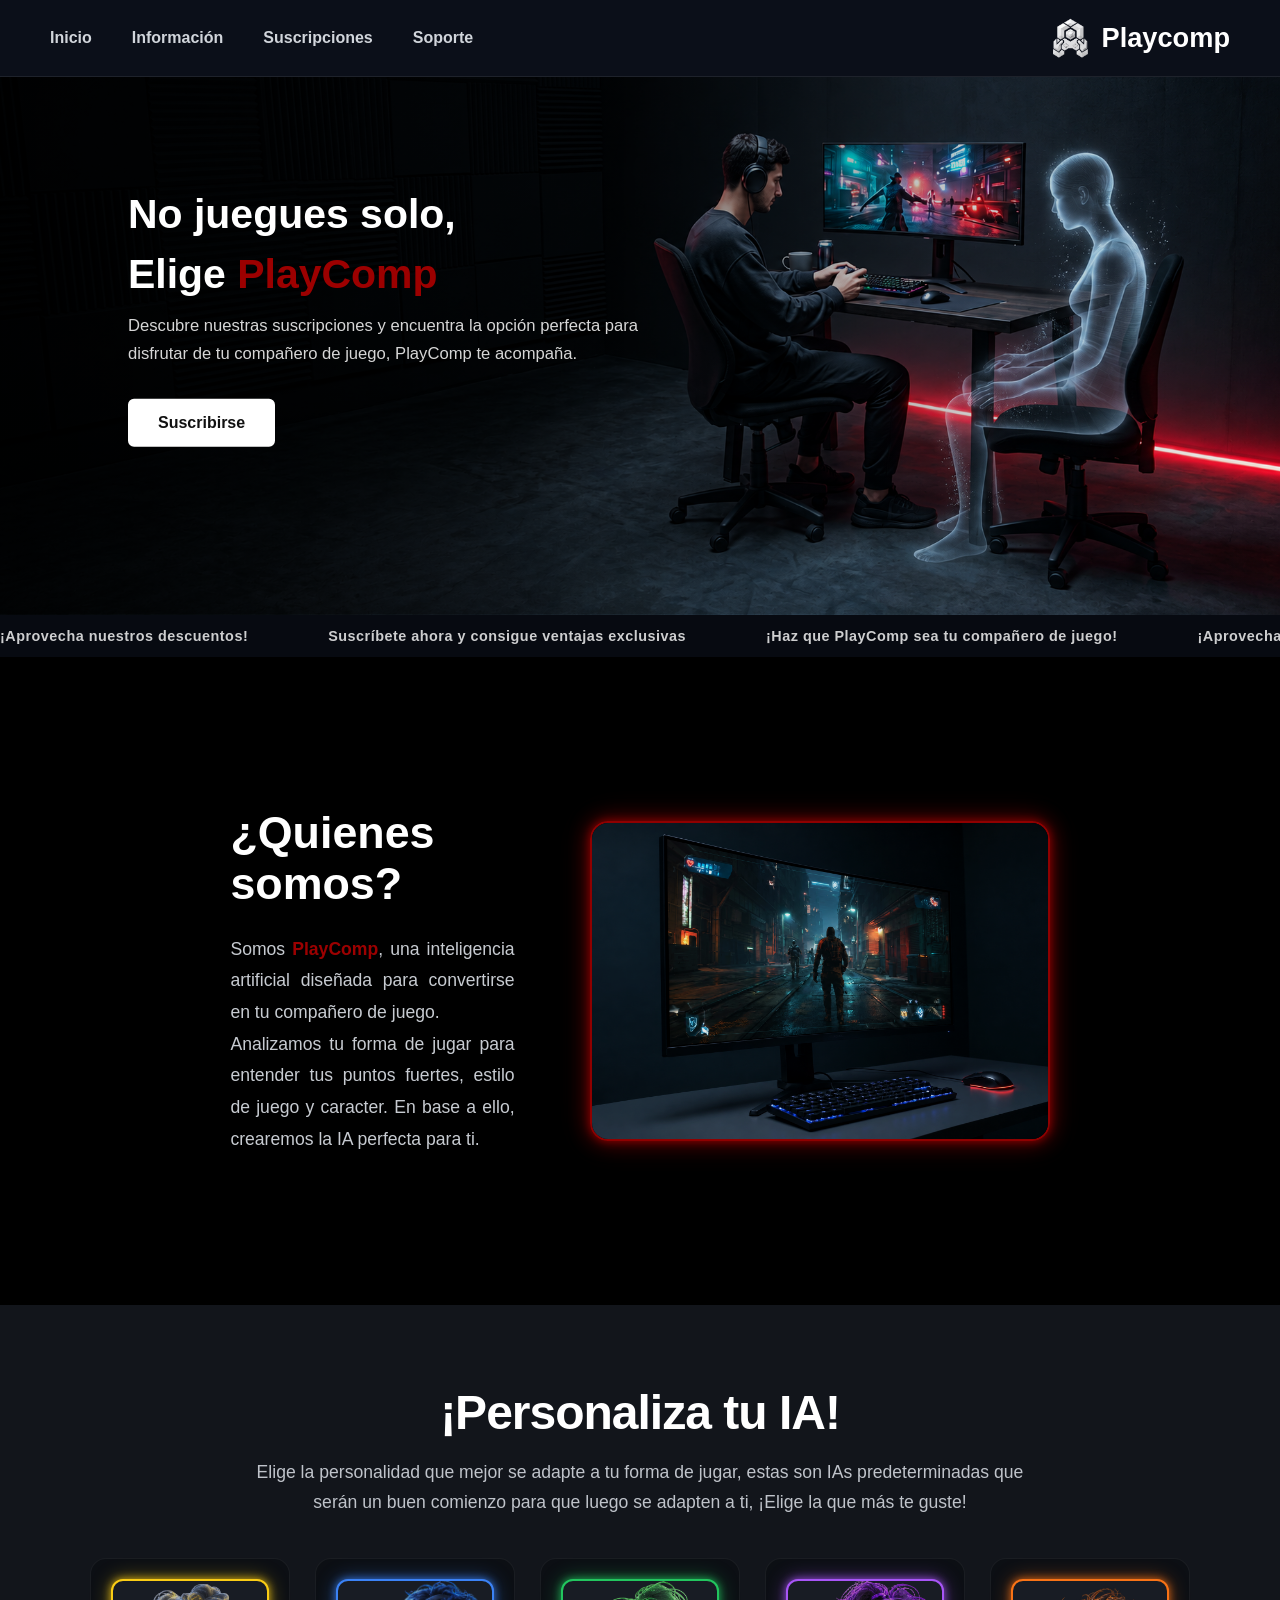
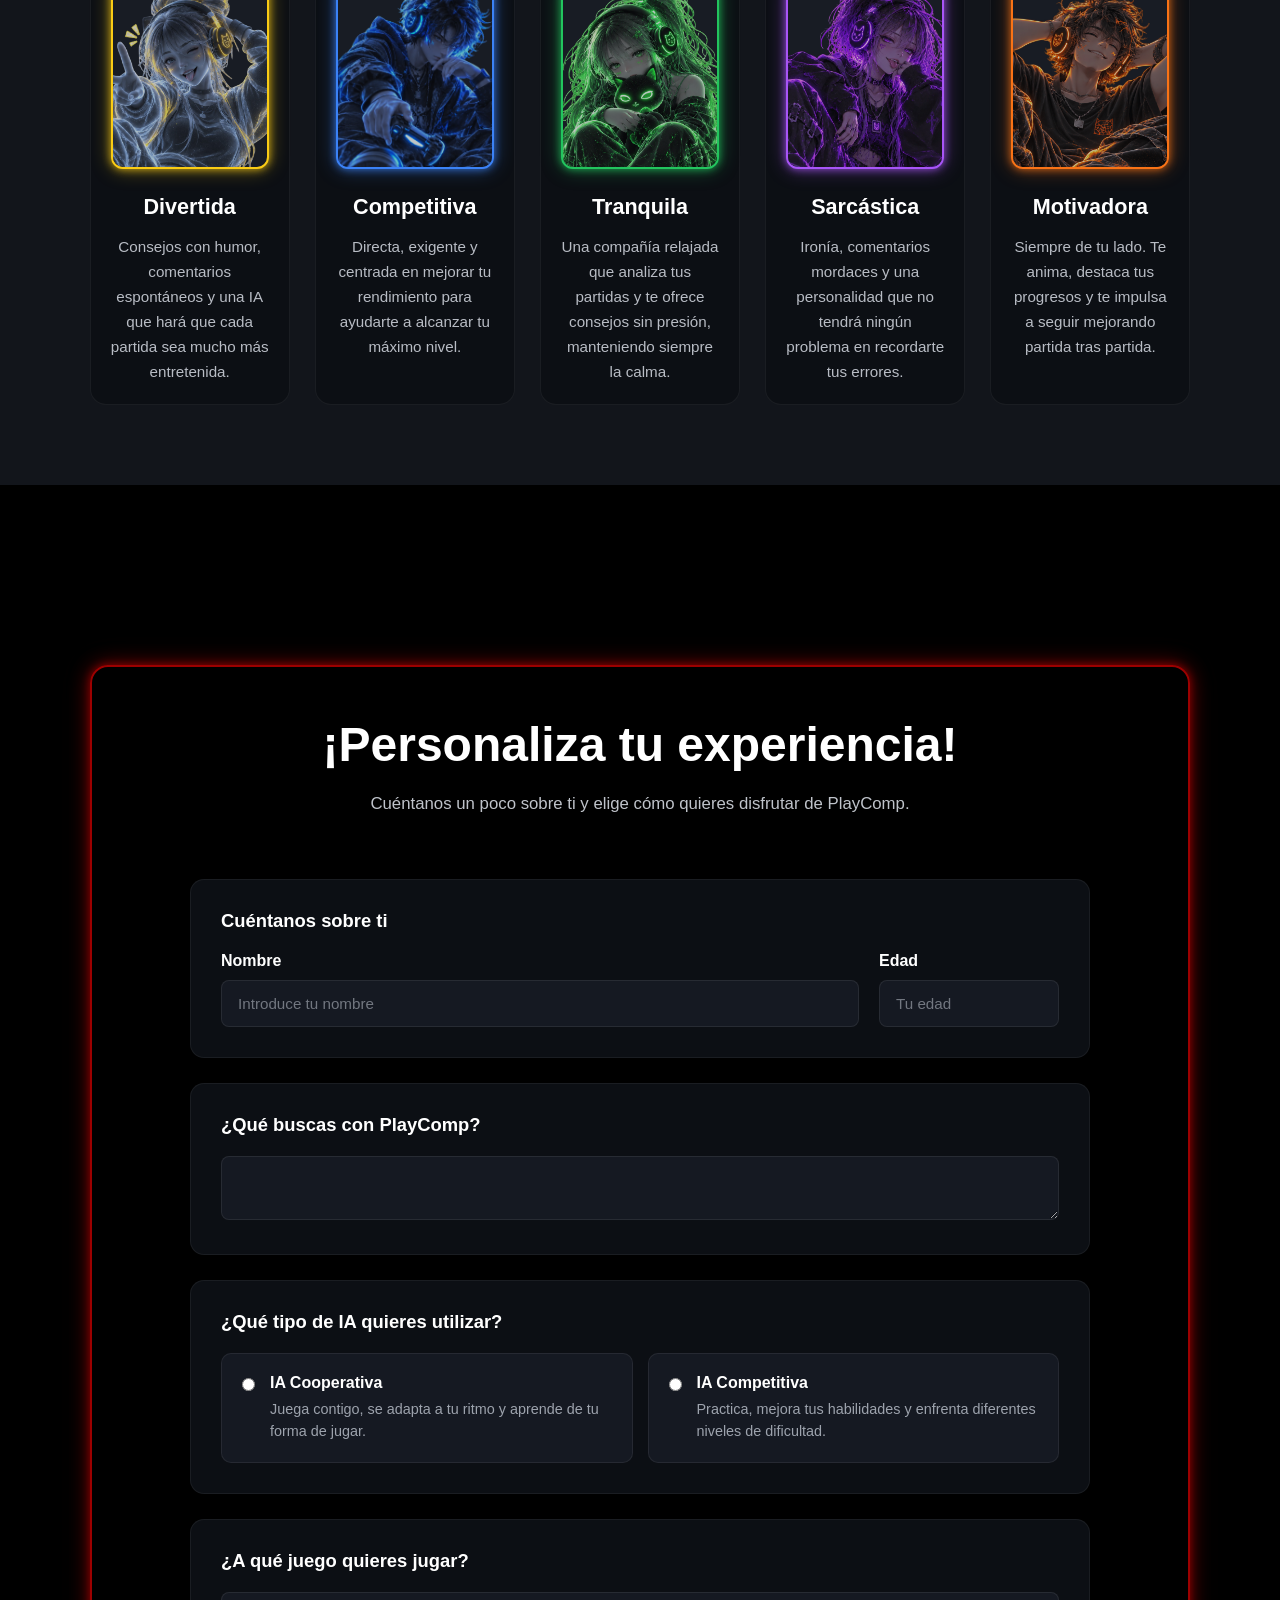
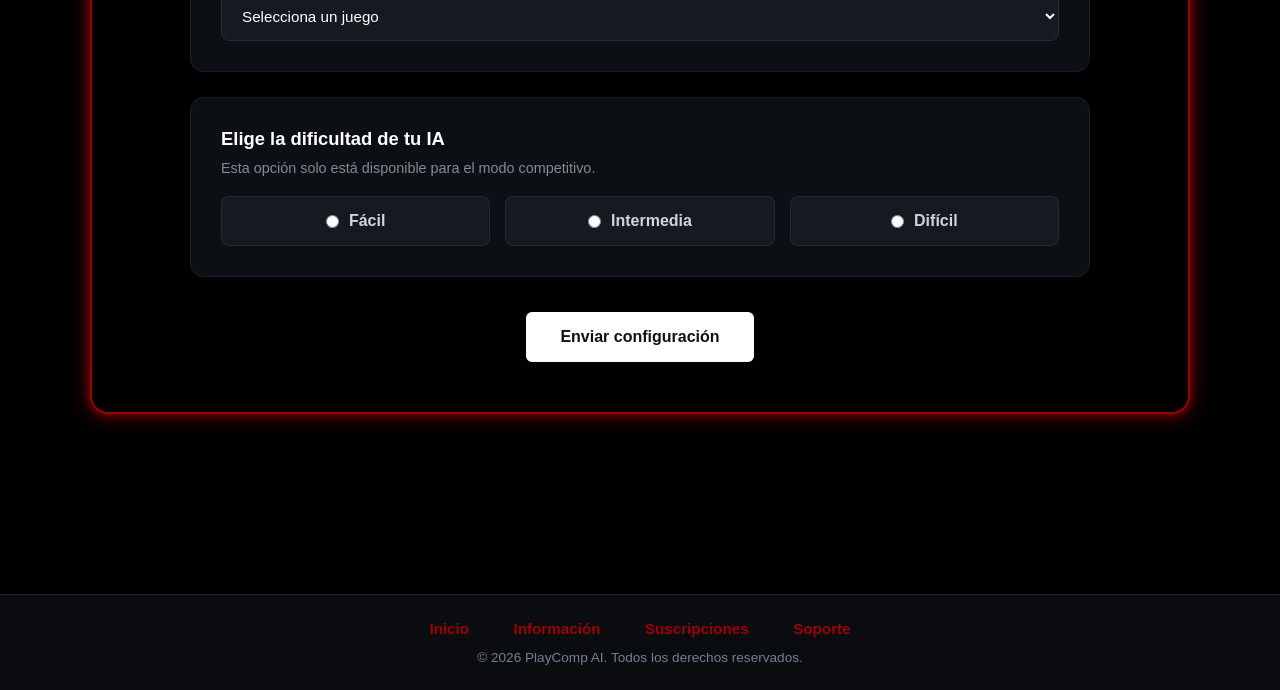
<file: index.html>
<!DOCTYPE html>
<html lang="es">
<head>
    <meta charset="UTF-8">
    <meta name="viewport" content="width=device-width, initial-scale=1.0">
    <link rel="stylesheet" href="reto1web.css">
    <title>PlayComp</title>
</head>
<body>
    <!-- Cabecera con el menú de navegación, el logo y el nombre de la empresa -->
    <header class="header-inicio">
        <div class="header-top">
            <img src="img/logo.png" alt="Logo PlayComp" class="logo-img">
            <h1 class="titulo-principal">Playcomp</h1>
        </div>
        <nav class="menu-nav">
            <a href="index.html">Inicio</a>
            <a href="informacion.html">Información</a>
            <a href="suscripciones.html">Suscripciones</a>
            <a href="soporte.html">Soporte</a>
        </nav>
    </header>

    <!-- Banner principal con imagen de fondo, texto y enlace de suscripción -->
    <section class="banner">
        <div class="banner-imagen"></div>
        <div class="banner-contenido">
            <h1>No juegues solo,</h1>
            <h1>Elige <b>PlayComp</b></h1>
            <p>
                Descubre nuestras suscripciones y encuentra la opción perfecta
                para disfrutar de tu compañero de juego, PlayComp te acompaña.
            </p>
            <a href="#suscripciones" class="banner-boton">
                Suscribirse
            </a>
        </div>
    </section>

    <!-- Barra con los textos de las promociones en movimiento -->
    <div class="barra-promo">
        <div class="promo-track">
            <div class="promo-grupo">
                <span>¡Aprovecha nuestros descuentos!</span>
                <span>Suscríbete ahora y consigue ventajas exclusivas</span>
                <span>¡Haz que PlayComp sea tu compañero de juego!</span>
            </div>
            <!-- Segundo grupo de textos para continuar el desplazamiento de la barra -->
            <div class="promo-grupo">
                <span>¡Aprovecha nuestros descuentos!</span>
                <span>Suscríbete ahora y consigue ventajas exclusivas</span>
                <span>¡Haz que PlayComp AI sea tu compañero de juego!</span>
            </div>
        </div>
    </div>

    <!-- Parte principal de la página donde mostraremos todo el contenido -->
    <main>
        <!-- Sección en la que explicamos quiénes somos -->
        <section class="seccion-quesomos">
            <div class="quesomos-texto">
                <h1>¿Quienes somos?</h1>
                <p>Somos <b>PlayComp</b>, una inteligencia artificial diseñada para 
                    convertirse en tu compañero de juego.
                </p> 
                <p>Analizamos tu forma de jugar para entender tus puntos fuertes, 
                    estilo de juego y caracter. En base a ello, crearemos la IA
                    perfecta para ti. 
                </p>
            </div>
            <img class="section-quesomos-img" src="img/img_quesomos.png" alt="Pantalla de Ordenador">
        </section>

        <!-- Aquí mostramos las IAs predeterminadas que tenemos -->
        <section class="personaliza-ia">
            <div class="personaliza-titulo">
                <h2>¡Personaliza tu IA!</h2>
                <p>
                    Elige la personalidad que mejor se adapte a tu forma de jugar,
                    estas son IAs predeterminadas que serán un buen comienzo para que
                    luego se adapten a ti, ¡Elige la que más te guste!
                </p>
            </div>
            <!-- Estas son las "tarjetas" de sus personalidades -->
            <div class="personalidades">
                <!-- Divertida -->
                <div class="personalidad-card divertido">
                    <div class="personalidad-img">
                        <img src="img/divertido.png" alt="IA divertida">
                    </div>
                    <h3>Divertida</h3>
                    <p>
                        Consejos con humor, comentarios espontáneos y una IA
                        que hará que cada partida sea mucho más entretenida.
                    </p>
                </div>

                <!-- Competitiva -->
                <div class="personalidad-card competitivo">
                    <div class="personalidad-img">
                        <img src="img/competitivo.png" alt="IA competitiva">
                    </div>
                    <h3>Competitiva</h3>
                    <p>
                        Directa, exigente y centrada en mejorar tu rendimiento
                        para ayudarte a alcanzar tu máximo nivel.
                    </p>
                </div>

                <!-- Tranquila -->
                <div class="personalidad-card tranquilo">
                    <div class="personalidad-img">
                        <img src="img/tranquilo.png" alt="IA tranquila">
                    </div>
                    <h3>Tranquila</h3>
                    <p>
                        Una compañía relajada que analiza tus partidas y te ofrece
                        consejos sin presión, manteniendo siempre la calma.
                    </p>
                </div>

                <!-- Sarcástica -->
                <div class="personalidad-card sarcastico">
                    <div class="personalidad-img">
                        <img src="img/sarcastico.png" alt="IA sarcástica">
                    </div>
                    <h3>Sarcástica</h3>
                    <p>
                        Ironía, comentarios mordaces y una personalidad que no
                        tendrá ningún problema en recordarte tus errores.
                    </p>
                </div>

                <!-- Motivadora -->
                <div class="personalidad-card motivador">
                    <div class="personalidad-img">
                        <img src="img/motivador.png" alt="IA motivadora">
                    </div>
                    <h3>Motivadora</h3>
                    <p>
                        Siempre de tu lado. Te anima, destaca tus progresos y te
                        impulsa a seguir mejorando partida tras partida.
                    </p>
                </div>
            </div>
        </section>
        
        <!-- Cuestionario con los datos y las preferencias del usuario -->
        <section class="configuracion-ia">
            <div class="configuracion-superior">
                <h2>¡Personaliza tu experiencia!</h2>
                <p>
                    Cuéntanos un poco sobre ti y elige cómo quieres disfrutar
                    de PlayComp.
                </p>
            </div>
            <form id="formulario-playcomp">
                <!-- Datos del usuario -->
                <div class="formulario-bloque">
                    <h3>Cuéntanos sobre ti</h3>
                    <div class="formulario-grid">
                        <div class="formulario-campo">
                            <label for="nombre">Nombre</label>
                            <input
                                type="text"
                                id="nombre"
                                name="nombre"
                                placeholder="Introduce tu nombre"
                                required>
                        </div>
                            <div class="formulario-campo">
                                <label for="edad">Edad</label>
                                <input
                                    type="number"
                                    id="edad"
                                    name="edad"
                                    placeholder="Tu edad"
                                    min="1"
                                    max="120"
                                    required>
                            </div>
                        </div>
                </div>

                <!-- Objetivo del usuario -->
                <div class="formulario-bloque">
                    <h3>¿Qué buscas con PlayComp?</h3>
                    <textarea
                        id="objetivos"
                        name="objetivos"
                        placeholder="Cuéntanos qué esperas de tu IA..."
                        required>
                    </textarea>
                </div>

                <!-- Tipo de IA que busca -->
                <div class="formulario-bloque">
                    <h3>¿Qué tipo de IA quieres utilizar?</h3>
                    <div class="tipo-ia">
                        <label class="opcion-ia">
                            <input
                                type="radio"
                                name="tipoIA"
                                value="cooperativa"
                                required>
                            <span class="opcion-contenido">
                                <span class="opcion-titulo">
                                    IA Cooperativa
                                </span>
                                <span class="opcion-descripcion">
                                    Juega contigo, se adapta a tu ritmo
                                    y aprende de tu forma de jugar.
                                </span>
                            </span>
                        </label>
                        <label class="opcion-ia">
                            <input
                                type="radio"
                                name="tipoIA"
                                value="competitiva">
                            <span class="opcion-contenido">
                                <span class="opcion-titulo">
                                    IA Competitiva
                                </span>
                                <span class="opcion-descripcion">
                                    Practica, mejora tus habilidades y
                                    enfrenta diferentes niveles de dificultad.
                                </span>
                            </span>
                        </label>
                    </div>
                </div>

                <!-- Juego que le gustaría -->
                <div class="formulario-bloque">
                    <h3>¿A qué juego quieres jugar?</h3>
                    <select id="juego" name="juego" required>
                        <option value="">Selecciona un juego</option>
                        <option value="Valorant">Valorant</option>
                        <option value="CS2">CS2</option>
                        <option value="Fortnite">Fortnite</option>
                        <option value="Rocket League">Rocket League</option>
                        <option value="It takes two">It Takes Two</option>
                        <option value="Helldivers 2">Helldivers 2</option>
                        <option value="Overcooked 2">Overcooked 2</option>
                    </select>
                </div>

                <!-- Dificultad del juego -->
                <div class="formulario-bloque dificultad-bloque" id="dificultadBloque">
                    <h3>Elige la dificultad de tu IA</h3>
                    <p class="ayuda-dificultad">
                        Esta opción solo está disponible para el modo competitivo.
                    </p>
                    <div class="dificultades">
                        <label class="dificultad">
                            <input
                                type="radio"
                                name="dificultad"
                                value="facil">
                            <span>Fácil</span>
                        </label>
                        <label class="dificultad">
                            <input
                                type="radio"
                                name="dificultad"
                                value="intermedia">
                            <span>Intermedia</span>
                        </label>
                        <label class="dificultad">
                            <input
                                type="radio"
                                name="dificultad"
                                value="dificil">
                            <span>Difícil</span>
                        </label>
                    </div>
                </div>
                
                <!-- Botón para enviar el formulario una vez contestadas las preguntas -->
                <button type="submit" class="configuracion-boton">
                    Enviar configuración
                </button>
            </form>
        </section>

    </main>

    <footer>
        <div class="footer-links">
            <a href="reto1web.html">Inicio</a>
            <a href="informacion.html">Información</a>
            <a href="suscripciones.html">Suscripciones</a>
            <a href="soporte.html">Soporte</a>
        </div>
        <p>&copy; 2026 PlayComp AI. Todos los derechos reservados.</p>
    </footer>
</body>
</html>
</file>
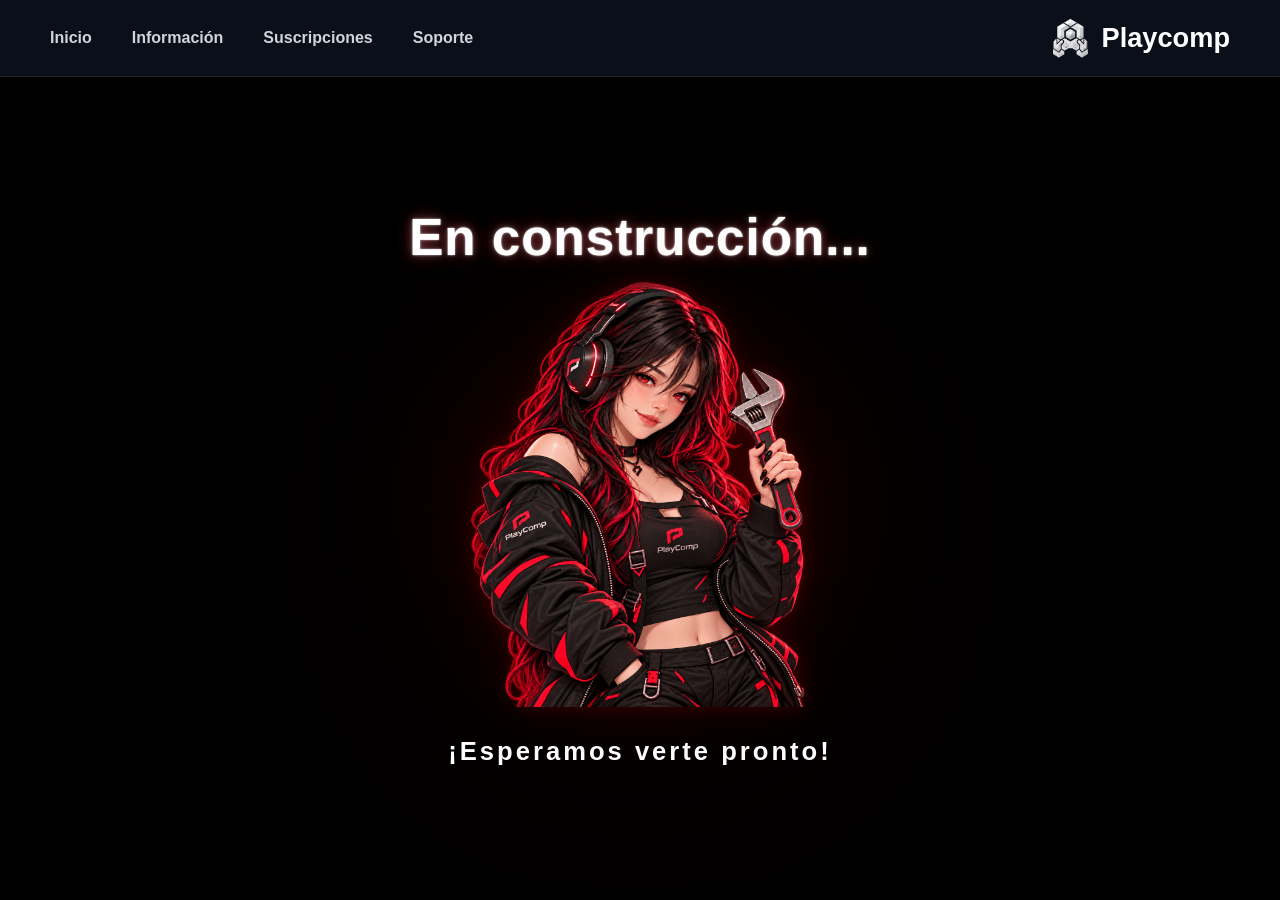
<file: informacion.html>
<!DOCTYPE html>
<html lang="en">
<head>
    <meta charset="UTF-8">
    <meta name="viewport" content="width=device-width, initial-scale=1.0">
    <title>Informacion</title>
    <link rel="stylesheet" href="reto1web.css">
</head>
<body>
    <!-- Parte de arriba, menú desplegable -->
    <!-- Dentro de este, estará la imagen del logo -->
    <header class="header-inicio">
        <div class="header-top">
            <img src="img/logo.png" alt="Logo PlayComp" class="logo-img">
            <h1 class="titulo-principal">Playcomp</h1>
        </div>
        <nav class="menu-nav">
            <a href="index.html">Inicio</a>
            <a href="informacion.html">Información</a>
            <a href="suscripciones.html">Suscripciones</a>
            <a href="soporte.html">Soporte</a>
        </nav>
    </header>
    <!-- Div que almacena la imágen y el texto -->
    <div class="en-construccion">
        <h1>En construcción<span>...</span></h1>
        <div class="avatar-container">
            <img class="avatar" src="img/avatar.png" alt="Avatar PlayComp">
        </div>
        <h2>¡Esperamos verte pronto!</h2>
    </div>
</section>
</body>
</html>
</file>
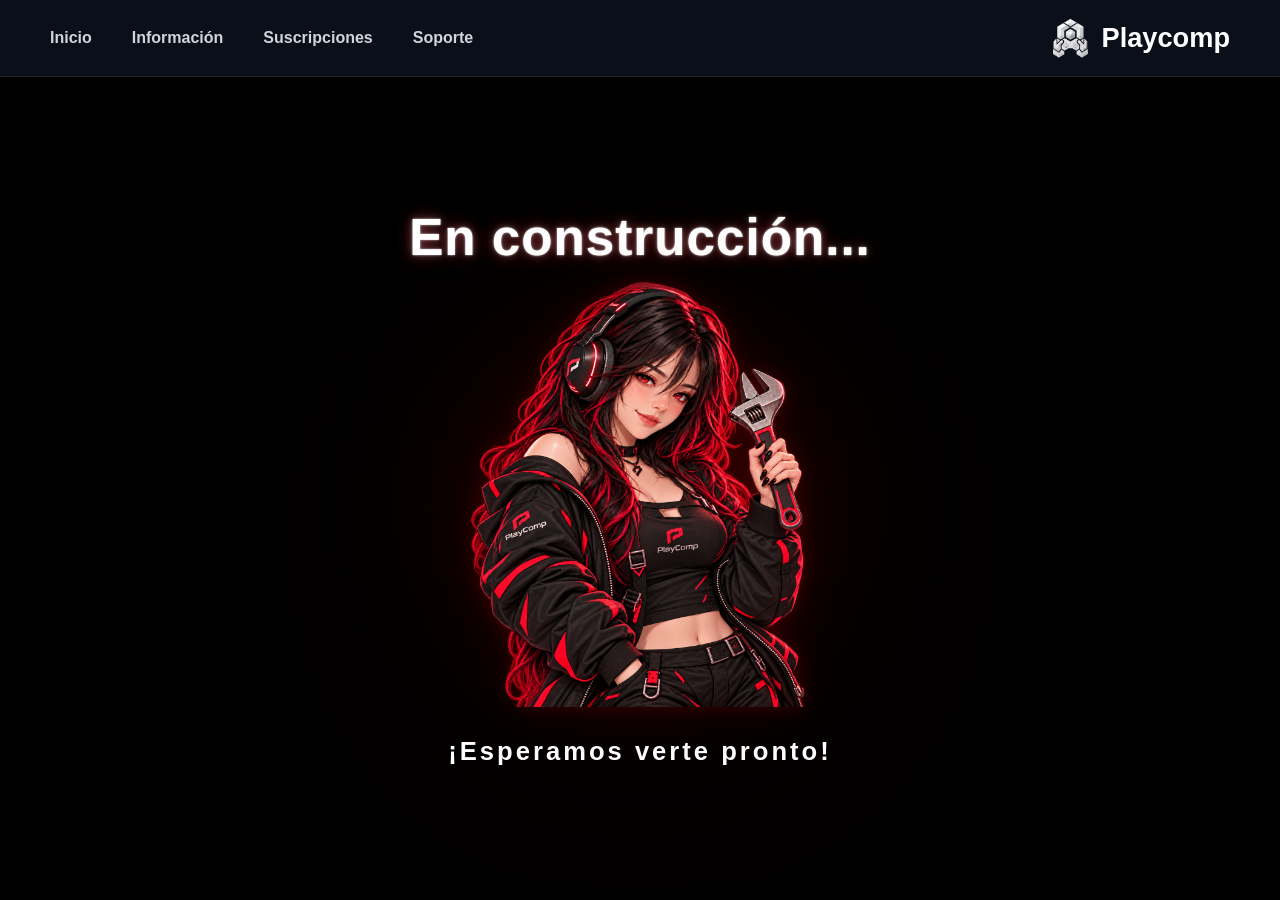
<file: soporte.html>
<!DOCTYPE html>
<html lang="en">
<head>
    <meta charset="UTF-8">
    <meta name="viewport" content="width=device-width, initial-scale=1.0">
    <title>Soporte</title>
    <link rel="stylesheet" href="reto1web.css">
</head>
<body>
    <!-- Parte de arriba, menú desplegable -->
    <!-- Dentro de este, estará la imagen del logo -->
    <header class="header-inicio">
        <div class="header-top">
            <img src="img/logo.png" alt="Logo PlayComp" class="logo-img">
            <h1 class="titulo-principal">Playcomp</h1>
        </div>
        <nav class="menu-nav">
            <a href="index.html">Inicio</a>
            <a href="informacion.html">Información</a>
            <a href="suscripciones.html">Suscripciones</a>
            <a href="soporte.html">Soporte</a>
        </nav>
    </header>
    <!-- Div que almacena la imágen y el texto -->
    <div class="en-construccion">
        <h1>En construcción<span>...</span></h1>
        <div class="avatar-container">
            <img class="avatar" src="img/avatar.png" alt="Avatar PlayComp">
        </div>
        <h2>¡Esperamos verte pronto!</h2>
    </div>
</section>
</body>
</html>
</file>
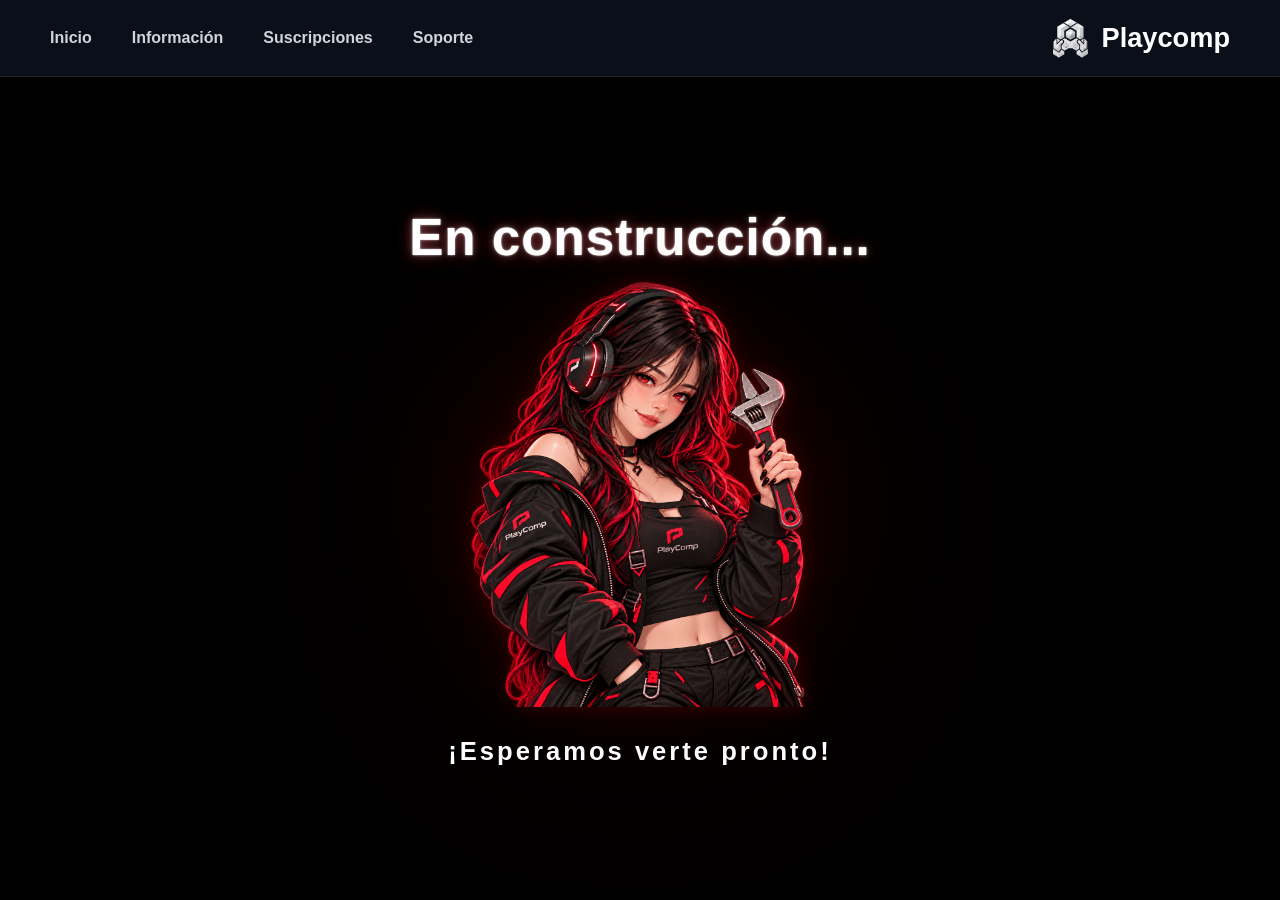
<file: suscripciones.html>
<!DOCTYPE html>
<html lang="en">
<head>
    <meta charset="UTF-8">
    <meta name="viewport" content="width=device-width, initial-scale=1.0">
    <title>Suscripciones</title>
    <link rel="stylesheet" href="reto1web.css">
</head>
<body>
    <!-- Parte de arriba, menú desplegable -->
    <!-- Dentro de este, estará la imagen del logo -->
    <header class="header-inicio">
        <div class="header-top">
            <img src="img/logo.png" alt="Logo PlayComp" class="logo-img">
            <h1 class="titulo-principal">Playcomp</h1>
        </div>
        <nav class="menu-nav">
            <a href="index.html">Inicio</a>
            <a href="informacion.html">Información</a>
            <a href="suscripciones.html">Suscripciones</a>
            <a href="soporte.html">Soporte</a>
        </nav>
    </header>
    <!-- Div que almacena la imágen y el texto -->
    <div class="en-construccion">
        <h1>En construcción<span>...</span></h1>
        <div class="avatar-container">
            <img class="avatar" src="img/avatar.png" alt="Avatar PlayComp">
        </div>
        <h2>¡Esperamos verte pronto!</h2>
    </div>
</section>
</body>
</html>
</file>
<file: reto1web.css>
* {
    margin: 0;
    padding: 0;
    box-sizing: border-box;
    font-family: Arial, sans-serif;
}

/* Cuerpo entero de la página */
body {
    background-color: #000000;
    color: #ffffff;
    overflow-x: hidden;
}

/* Cabecera: menú a la izquierda y logo a la derecha */
.header-inicio {
    display: flex;
    align-items: center;
    justify-content: space-between;
    width: 100%;
    padding: 18px 50px;
    background-color: #0B0F19;
    border-bottom: 1px solid rgba(255, 255, 255, 0.08);
    position: relative;
    z-index: 10;
}

/* Contenedor del logo y el nombre de la empresa */
.header-top {
    display: flex;
    align-items: center;
    gap: 12px;
    order: 2;
}

/* Imagen del logo */
.logo-img {
    height: 40px;
    width: auto;
}

/* Nombre de la empresa */
.titulo-principal {
    font-size: 1.7rem;
    margin: 0;
    color: #ffffff;
    font-weight: 700;
}

/* Menu superior */
.menu-nav {
    display: flex;
    align-items: center;
    gap: 40px;
    order: 1;
}

/* Enlaces header */
.menu-nav a {
    color: #d1d5db;
    text-decoration: none;
    font-size: 1rem;
    transition: color 0.3s ease;
    font-weight: 600;
}

/* Color de los enlaces del menú al pasar el ratón */
.menu-nav a:hover {
    color: red;
}

/* ==============================
   BANNER PRINCIPAL
   Imagen de fondo, título y botón
   ============================== */
.banner {
    position: relative;
    width: 100%;
    height: clamp(480px, 42vw, 600px);
    overflow: hidden;
}

/* El degradado oscurece la imagen. cover llena el banner sin deformarla,
   recortando los bordes que no quepan y manteniendo el centro visible. */
.banner-imagen {
    position: absolute;
    inset: 0;  
    background-image:
        linear-gradient(
            to right,
            rgba(0, 0, 0, 0.85) 0%,
            rgba(0, 0, 0, 0.60) 40%,
            rgba(0, 0, 0, 0.20) 75%,
            rgba(0, 0, 0, 0.05) 100%
        ),
        url("img/banner.png");

    background-size: cover;
    background-position: center;
    background-repeat: no-repeat;
}

/* Contenido encima de la imagen */
.banner-contenido {
    position: absolute;
    z-index: 2;
    top: 45%;
    left: 10%;
    transform: translateY(-50%);
    width: 40%;
    max-width: 600px;
    color: white;
}

/* Título banner */
.banner-contenido h1 {
    font-size: clamp(2rem, 3.2vw, 3.2rem);
    font-weight: 700;
    margin: 0 0 15px;
    line-height: 1.1;
}

/* Descripción después del título*/
.banner-contenido p {
    width: 100%;
    font-size: clamp(0.95rem, 1.3vw, 1.1rem);
    line-height: 1.7;
    margin: 0 0 30px;
    color: #d6d6d6;
}

/* Rojo del logo de PlayComp */
.banner-contenido b {
    color: #9c0000;
}

/* Botón en el banner (Suscribirse)*/
.banner-boton {
    display: inline-block;
    padding: 13px 28px;
    background-color: white;
    color: #111;
    text-decoration: none;
    font-weight: 600;
    border-radius: 6px;
    border: 2px solid white;
    transition: all 0.3s ease;
}

/* Al pasar el ratón, ambos botones cambian a rojo y muestran un resplandor. */
.banner-boton:hover,
.configuracion-boton:hover {
    background-color: #9c0000;
    border-color: #9c0000;
    color: white;
    box-shadow:
        0 0 10px rgba(156, 0, 0, 0.7),
        0 0 25px rgba(156, 0, 0, 0.35);
    transform: translateY(-2px);
}

/* Banner en tablets y móviles: conserva su altura mínima y puede crecer
   si el texto necesita más espacio. El contenido queda centrado en vertical. */
@media (max-width: 768px) {

    .banner {
        min-height: 540px;
        height: auto;
        padding: 40px 0;
        display: flex;
        flex-direction: column;
        justify-content: center;
    }

    .banner-contenido {
        position: relative;
        transform: none;
        left: 6%;
        width: 88%;
        max-width: none;
        top: auto;
    }
}

/* En móviles mantenemos la altura y los márgenes laterales originales. */
@media (max-width: 480px) {
    .banner {
        min-height: 560px;
    }

    .banner-contenido {
        left: 5%;
        width: 90%;
    }
}

/* Barra promocional */
.barra-promo {
    width: 100%;
    height: 42px;
    background-color: rgba(11, 15, 25, 0.70);
    color: white;
    overflow: hidden;
    display: flex;
    align-items: center;
    white-space: nowrap;
}

/* Contenedor que se desplaza */
.promo-track {
    display: flex;
    width: max-content;
    animation: moverTexto 18s linear infinite;
}

/* Cada bloque de texto */
.promo-grupo {
    display: flex;
    align-items: center;
    gap: 80px;
    padding-right: 80px;
}

/* Texto dentro */
.promo-grupo span {
    font-size: 0.9rem;
    font-weight: 700;
    letter-spacing: 0.5px;
    color: white;
    opacity: 0.8;
}

/* Movimiento continuo de los textos de la barra promocional */
@keyframes moverTexto {
    from {
        transform: translateX(0);
    }

    to {
        transform: translateX(-50%);
    }
}

/* Sección ¿Quienes somos? */
.seccion-quesomos {
    width: 100%;
    padding: 150px 18%;
    display: flex;
    align-items: center;
    justify-content: space-between;
    gap: 75px;
    color: #ffffff;
}

/* Texto de quesomos */
.quesomos-texto {
    flex: 1;
    max-width: 600px;
    text-align: justify;
}

/* Título de quesomos */
.quesomos-texto h1 {
    margin: 0 0 25px;
    font-size: 2.8rem;
    font-weight: 700;
    color: #ffffff;
}

/* Texto de descripción de quesomos */
.quesomos-texto p {
    margin: 0;
    font-size: 1.1rem;
    line-height: 1.8;
    color: #c7cbd1;
}

/* Nombre de PlayComp destacado en rojo */
.quesomos-texto b {
    color: #9c0000;
}

/* Imagen de quesomos */
.section-quesomos-img {
    width: 460px;
    height: 320px;
    border-radius: 18px;
    opacity: 0.92;
    border: 2px solid #9c0000;
    box-shadow:
        0 0 8px rgba(156, 0, 0, 0.9),
        0 0 20px rgba(156, 0, 0, 0.6),
        0 0 35px rgba(156, 0, 0, 0.35);
}

/* Personaliza tu IA */
.personaliza-ia {
    width: 100%;
    padding: 80px 7%;
    background-color: #12151b;
    color: white;
    margin-bottom: 100px;
}

/* Sección de personaliza tu ia */
.personaliza-titulo {
    text-align: center;
    max-width: 800px;
    margin: 0 auto 40px;
}

/* Subtítulo de personaliza tu IA */
.personaliza-titulo h2 {
    margin: 0 0 18px;

    font-size: 3rem;
    font-weight: 700;
    letter-spacing: -1px;
}

/*Descripción de personaliza a tu IA*/
.personaliza-titulo p {
    margin: 0;
    color: #bfc3ca;
    font-size: 1.1rem;
    line-height: 1.7;
}

/*Contenedor de personalidades*/
.personalidades {
    display: grid;
    grid-template-columns: repeat(5, 1fr);
    gap: 25px;
    max-width: 1500px;
    margin: 0 auto;
}

/*Tarjeta de personalidades*/
.personalidad-card {
    padding: 20px;
    background-color: #0c0f14;
    border-radius: 16px;
    text-align: center;
    transition:
        transform 0.3s ease,
        box-shadow 0.3s ease;
    border: 1px solid rgba(255, 255, 255, 0.06);
}

/* Efecto al pasar el ratón */
.personalidad-card:hover {
    transform: translateY(-8px);
}

/* Imagen de las personalidades caja */
.personalidad-img {
    width: 100%;
    height: 190px;
    margin-bottom: 25px;
    border-radius: 12px;
    overflow: hidden;
    background-color: #181c24;
    display: flex;
    align-items: center;
    justify-content: center;
}

/* Imagen directamente de la personalidades*/
.personalidad-img img {
    width: 100%;
    height: 100%;
    object-fit: cover;
    display: block;
    opacity: 75%;
}

/* Colores de cada personalidad*/
/* Divertido de amarillo */
.divertido .personalidad-img {
    border: 2px solid #facc15;
    box-shadow:
        0 0 8px rgba(250, 204, 21, 0.8),
        0 0 20px rgba(250, 204, 21, 0.4);
}
/* Efecto al pasar el ratón */
.divertido:hover {
    box-shadow:
        0 0 15px rgba(250, 204, 21, 0.15);
}

/* Competitivo de azul */
.competitivo .personalidad-img {
    border: 2px solid #3b82f6;
    box-shadow:
        0 0 8px rgba(59, 130, 246, 0.8),
        0 0 20px rgba(59, 130, 246, 0.4);
}
/* Efecto al pasar el ratón */
.competitivo:hover {
    box-shadow:
        0 0 15px rgba(59, 130, 246, 0.15);
}

/* Tranquilo de verde */
.tranquilo .personalidad-img {
    border: 2px solid #22c55e;

    box-shadow:
        0 0 8px rgba(34, 197, 94, 0.8),
        0 0 20px rgba(34, 197, 94, 0.4);
}
/* Efecto al pasar el ratón */
.tranquilo:hover {
    box-shadow:
        0 0 15px rgba(34, 197, 94, 0.15);
}

/* Sarcastico de morado */
.sarcastico .personalidad-img {
    border: 2px solid #a855f7;
    box-shadow:
        0 0 8px rgba(168, 85, 247, 0.8),
        0 0 20px rgba(168, 85, 247, 0.4);
}
/* Efecto al pasar el ratón */
.sarcastico:hover {
    box-shadow:
        0 0 15px rgba(168, 85, 247, 0.15);
}

/* Motivador de naranja */
.motivador .personalidad-img {
    border: 2px solid #f97316;
    box-shadow:
        0 0 8px rgba(249, 115, 22, 0.8),
        0 0 20px rgba(249, 115, 22, 0.4);
}
/* Efecto al pasar el ratón */
.motivador:hover {
    box-shadow:
        0 0 15px rgba(249, 115, 22, 0.15);
}

/* Texto de personalidad */
.personalidad-card h3 {
    margin: 0 0 14px;
    font-size: 1.35rem;
    font-weight: 700;
}

/* Pequeña descripción de personalidad */
.personalidad-card p {
    margin: 0;
    color: #b8bcc4;
    font-size: 0.95rem;
    line-height: 1.65;
}

/* Configuración de la ia */
/* seccion de la configuración de la ia */
.configuracion-ia {
    width: min(1100px, calc(100% - 40px));
    margin: 180px auto;
    padding: 50px;
    color: white;
    border: 2px solid #9c0000;
    border-radius: 18px;
    box-shadow:
        0 0 8px rgba(156, 0, 0, 0.8),
        0 0 20px rgba(156, 0, 0, 0.5),
        0 0 30px rgba(156, 0, 0, 0.25);
}

/* Parte superior de la configuración de IA */
.configuracion-superior {
    max-width: 750px;
    margin: 0 auto 60px;
    text-align: center;
}

/* Subtítulo de la configuración de IA */
.configuracion-superior h2 {
    margin: 0 0 18px;
    font-size: 3rem;
    font-weight: 700;
}

/* Texto dentro de la configuración de IA */
.configuracion-superior p {
    margin: 0;
    color: #bfc3ca;
    font-size: 1.05rem;
    line-height: 1.7;
}

/* Identificación del formulario */
#formulario-playcomp {
    max-width: 900px;
    margin: 0 auto;
}

/* Bloques en los que van a estar separados los diferentes campos del formulario */
.formulario-bloque {
    margin-bottom: 25px;
    padding: 30px;
    background-color: #0c0f14;
    border: 1px solid rgba(255, 255, 255, 0.06);
    border-radius: 14px;
    transition: 0.3s ease;
}

/* Efecto de los bloques al pasar por encima el ratón */
.formulario-bloque:hover {
    border-color: rgba(156, 0, 0, 0.4);
    box-shadow:
        0 0 20px rgba(156, 0, 0, 0.08);
}

/* Título del dentro de los bloques */
.formulario-bloque h3 {
    margin: 0 0 20px;
    font-size: 1.15rem;
}

/* Grid dentro del primer bloque del cuestionario */
.formulario-grid {
    display: grid;
    grid-template-columns: 1fr 180px;
    gap: 20px;
}

/* Campos en los que el usuario va a poner su respuesta */
.formulario-campo label {
    display: block;
    margin-bottom: 10px;
    color: #ffffff;
    font-weight: 600;
}

/* Características en común de estilo para los tres tipos de cuadro que hemos usado */
.formulario-campo input,
.formulario-bloque select,
.formulario-bloque textarea {
    width: 100%;
    padding: 14px 16px;
    background-color: #151922;
    color: #ffffff;
    border: 1px solid rgba(255, 255, 255, 0.08);
    border-radius: 8px;
    font-family: inherit;
    font-size: 0.95rem;
    outline: none;
    transition: 0.3s ease;
}

/* Características en común de estilo para los dos tipos de cuadro que hemos usado */
.formulario-campo input::placeholder,
.formulario-bloque textarea::placeholder {
    color: #727780;
}

/* Cuando el usuario haga clic dentro de estas opciones y que esté escribiendo en él, cambia su borde a rojo */
.formulario-campo input:focus,
.formulario-bloque select:focus,
.formulario-bloque textarea:focus {
    border-color: #9c0000;
    box-shadow:
        0 0 10px rgba(156, 0, 0, 0.25);
}

/* Estilo para páginas que usen .form-bloque.
   Se conserva: index.html utiliza .formulario-bloque, que es otra clase. */
.form-bloque textarea {
    min-height: 110px;
    resize: vertical;
}

/* Apartado del tipo de IA */
/* Distribucion de dos cuadros del tipo de ia*/
.tipo-ia {
    display: grid;
    grid-template-columns: 1fr 1fr;
    gap: 15px;
}

/* Opciones dentro del tipo de IA */
.opcion-ia {
    display: flex;
    align-items: flex-start;
    gap: 15px;
    padding: 20px;
    background-color: #151922;
    border: 1px solid rgba(255, 255, 255, 0.07);
    border-radius: 10px;
    cursor: pointer;
    transition: 0.3s ease;
}

/* Efecto al pasar el ratón encima de esas opciones */
.opcion-ia:hover {
    border-color: rgba(156, 0, 0, 0.5);
    transform: translateY(-2px);
}

/* Detalles dentro la opcion del input */
.opcion-ia input {
    margin-top: 4px;
    accent-color: #9c0000;
}

/* Distribución de la opcion */
.opcion-contenido {
    display: flex;
    flex-direction: column;
    gap: 7px;
}

/* Título dentro de la opcion */
.opcion-titulo {
    font-weight: 700;
    color: #ffffff;
}

/* Palabras dentro de la opcion */
.opcion-descripcion {
    color: #9da3ad;
    font-size: 0.9rem;
    line-height: 1.5;
}

/* Apartado de opcion de dificultad de la ia */
/* Texto que indica que la dificultad corresponde al modo competitivo */
.ayuda-dificultad {
    margin: -10px 0 20px;
    color: #858b95;
    font-size: 0.9rem;
}

/* Distribución de las dificultades */
.dificultades {
    display: grid;
    grid-template-columns: repeat(3, 1fr);
    gap: 15px;
}

/* Diseño de cuando vas a elegir una de las dificultades */
.dificultad {
    display: flex;
    align-items: center;
    justify-content: center;
    padding: 15px;
    background-color: #151922;
    border: 1px solid rgba(255, 255, 255, 0.07);
    border-radius: 8px;
    cursor: pointer;
    transition: 0.3s ease;
}

/* Efecto al pasar por encima el ratón de la dificultan a elegir */
.dificultad:hover {
    border-color: #9c0000;
}

/* Margen del input de dificultad */
.dificultad input {
    margin-right: 10px;
    accent-color: #9c0000;
}

/* Color del las letras de  la dificultad a elegir */
.dificultad span {
    color: #d1d5db;
    font-weight: 600;
}

/* Estilo del botón para enviar el formulario */
.configuracion-boton {
    display: block;
    margin: 35px auto 0;
    padding: 14px 32px;
    background-color: white;
    color: #111111;
    border: 2px solid white;
    border-radius: 6px;
    font-size: 1rem;
    font-weight: 700;
    cursor: pointer;
    transition: 0.3s ease;
}

/* Adaptación del formulario */
@media (max-width: 768px) {
    .configuracion-ia {
        padding: 80px 5%;
    }
    /* Se conservan estos nombres por si los usan otras páginas.
       No coinciden con las clases del formulario de index.html. */
    .configuracion-header h2 {
        font-size: 2.2rem;
    }
    .form-grid {
        grid-template-columns: 1fr;
    }
    .tipo-ia,
    .dificultades {
        grid-template-columns: 1fr;
    }
}

/* Parte de abajo del todo de la página */
footer {
    background-color: #0b0c10;
    text-align: center;
    padding: 25px 20px;
    margin-top: 50px;
    border-top: 1px solid #232536;
}

/* Links dentro de la parte de abajo de la página */
.footer-links {
    margin-bottom: 12px;
}

/* Enlaces ya directamente dentro de la parte de abajo de la página */
.footer-links a {
    color: #9c0000;
    text-decoration: none;
    margin: 0 20px;
    font-size: 0.95rem;
    font-weight: 600;
}

/* Efectos de los links al pasar el ratón por encima */
.footer-links a:hover {
    text-decoration: underline;
}

/* Afecta a todo el texto dentro del footer */
footer p {
    color: #718096;
    font-size: 0.85rem;
}

/* Página en construcción: se conserva este bloque para las otras páginas. */
.en-construccion {
    width: 100%;
    min-height: calc(100vh - 90px);
    display: flex;
    flex-direction: column;
    justify-content: center;
    align-items: center;
    text-align: center;
    position: relative;
    overflow: hidden;
    padding: 45px 20px 35px;
    background:
        radial-gradient(
            circle at center 58%,
            rgba(156, 0, 0, 0.09) 0%,
            rgba(156, 0, 0, 0.025) 30%,
            transparent 58%
        ),
        #000;
}

/* Título de la página en construcción con su respectivo resplandor */
.en-construccion h1 {
    font-size: clamp(2.3rem, 4vw, 3.7rem);
    font-weight: 700;
    margin: 0 0 15px 0;
    color: white;
    letter-spacing: 1px;
    text-shadow:
        0 0 2px rgba(255, 255, 255, 0.9),
        0 0 8px rgba(255, 255, 255, 0.3),
        0 0 18px rgba(201, 0, 24, 0.55);
}

/* Animación tres puntos del texto */
.en-construccion h1 span {
    color: white;
    animation: parpadeo 1.8s infinite;
}

/* CONTENEDOR DEL AVATAR */
.avatar-container {
    position: relative;
    display: flex;
    justify-content: center;
    align-items: center;
}

/* Resplandor fijo detrás del avatar; el movimiento se aplica al avatar en su hover */
.avatar-container::before {
    content: "";
    position: absolute;
    width: 330px;
    height: 330px;
    border-radius: 50%;
    background: rgba(156, 0, 0, 0.15);
    filter: blur(80px);
    z-index: 0;
}

/* Atributos del avatar */
.avatar {
    width: min(340px, 70vw);
    height: auto;
    position: relative;
    z-index: 1;
    filter:
        drop-shadow(0 0 8px rgba(156, 0, 0, 0.25))
        drop-shadow(0 0 20px rgba(156, 0, 0, 0.15));
    transition: transform 0.4s ease;
}

/* Directamente el efecto al pasar el ratón */
.avatar:hover {
    transform: translateY(-5px) scale(1.015);
}

/* Subtítulo, esperamos verte pronto */
.en-construccion h2 {
    font-size: clamp(1.3rem, 2vw, 1.8rem);
    font-weight: 600;
    margin: 30px 0 0;
    color: white;
    letter-spacing: 3px;
}

/* Animación de los puntos */
@keyframes parpadeo {
    0%, 100% {
        opacity: 1;
    }
    50% {
        opacity: 0.35;
    }
}

/* Adaptación de lo que está en medio de la página */
@media (max-width: 600px) {
    .en-construccion {
        padding: 35px 15px;
    }
    .en-construccion h1 {
        font-size: 2.2rem;
        margin-bottom: 15px;
    }
    .avatar {
        width: 280px;
    }
    .en-construccion h2 {
        font-size: 0.9rem;
        letter-spacing: 2px;
    }
}
</file>
